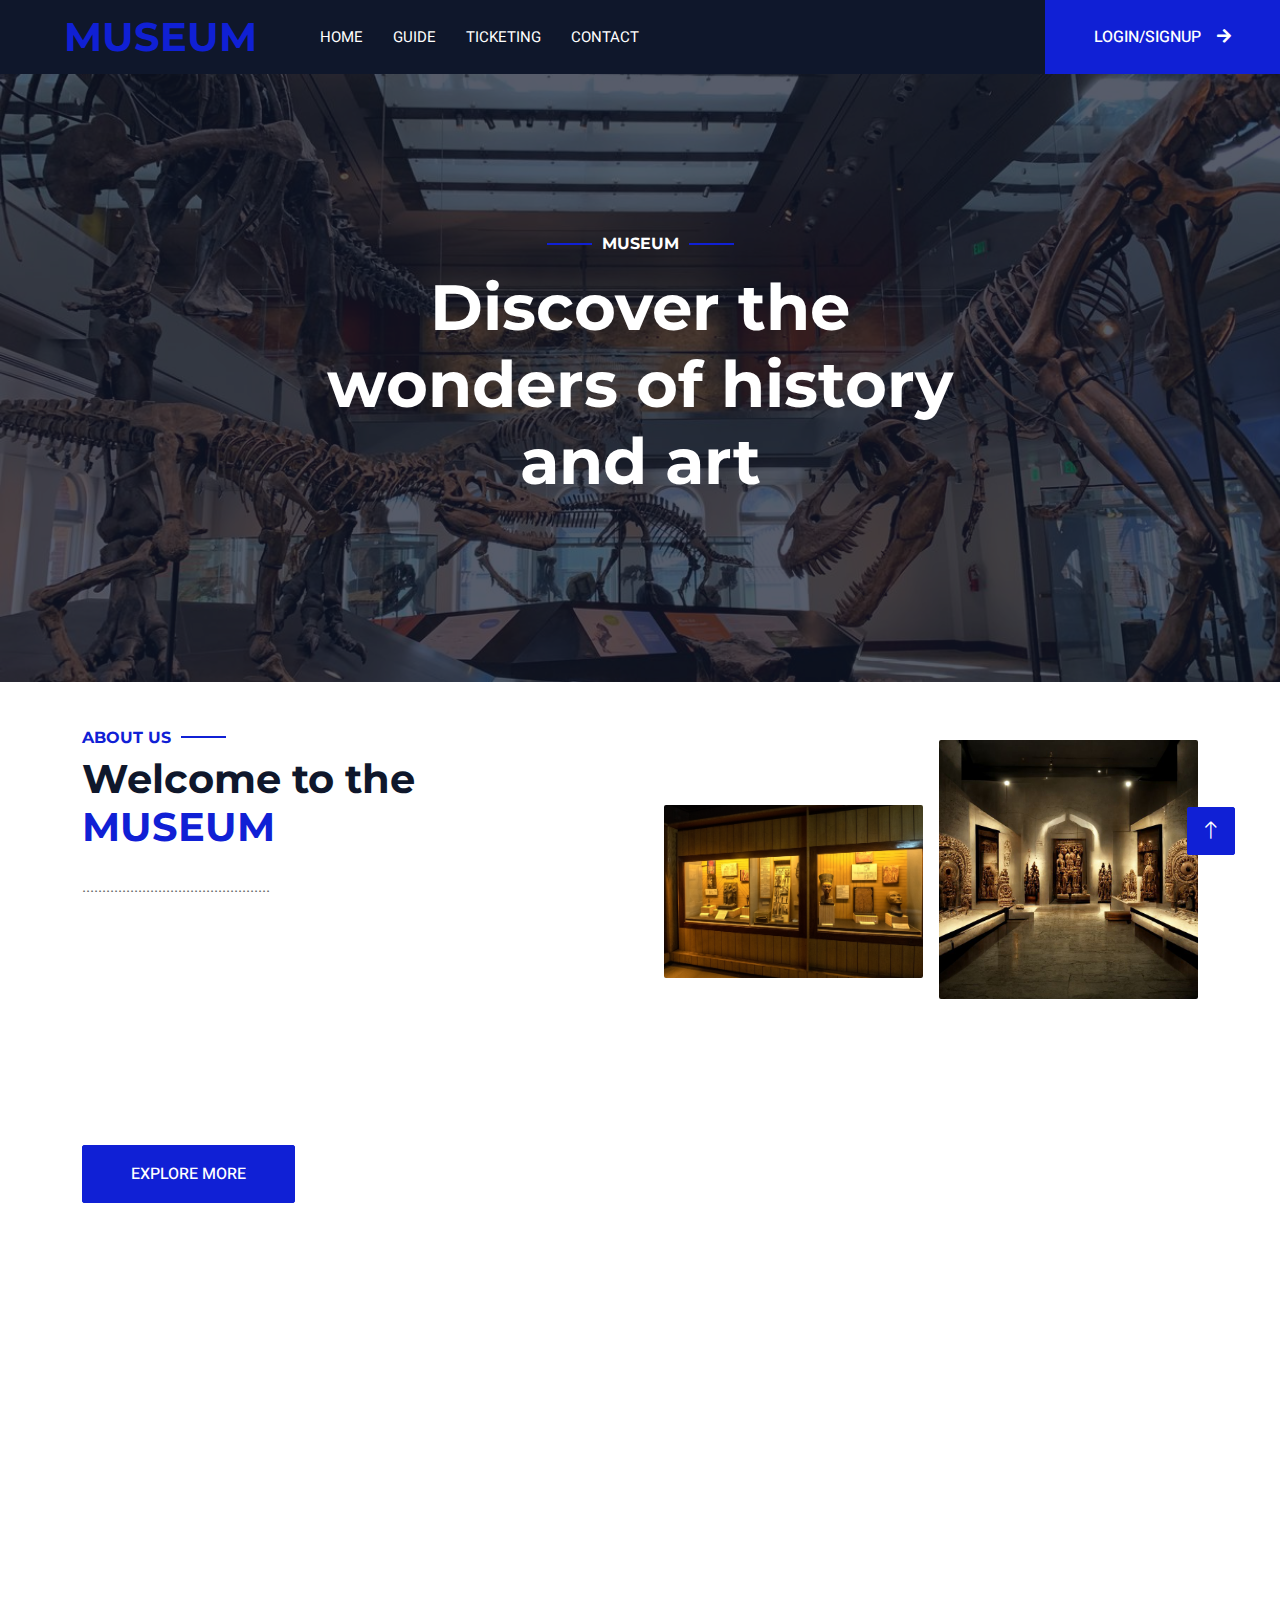
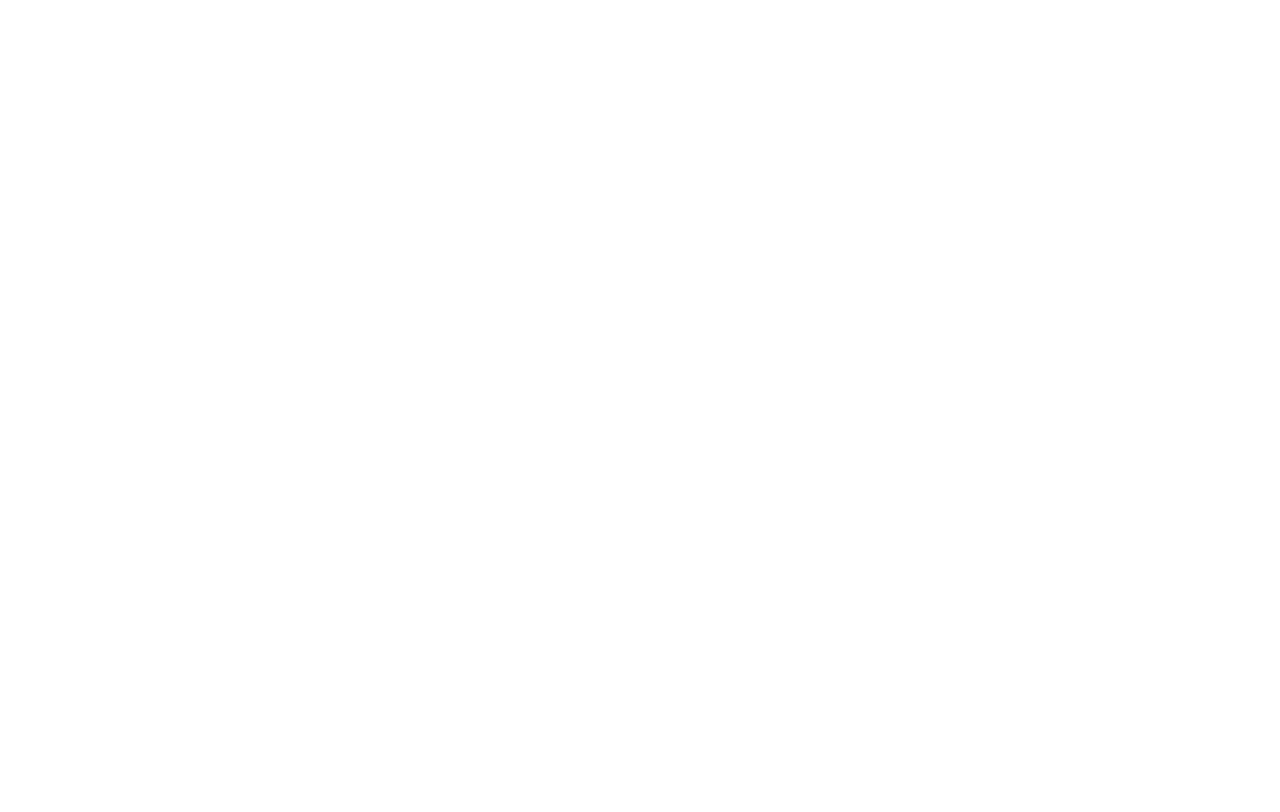
<file: New/index.html>
<!DOCTYPE html>
<html lang="en">

<head>
    <meta charset="utf-8">
    <title>Museum</title>
    <meta content="width=device-width, initial-scale=1.0" name="viewport">
    <meta content="" name="keywords">
    <meta content="" name="description">

    <!-- Favicon -->
    <link href="img/favicon.ico" rel="icon">

    <!-- Google Web Fonts -->
    <link rel="preconnect" href="https://fonts.googleapis.com">
    <link rel="preconnect" href="https://fonts.gstatic.com" crossorigin>
    <link href="https://fonts.googleapis.com/css2?family=Heebo:wght@400;500;600;700&family=Montserrat:wght@400;500;600;700&display=swap" rel="stylesheet">

    <!-- Icon Font Stylesheet -->
    <link href="https://cdnjs.cloudflare.com/ajax/libs/font-awesome/5.10.0/css/all.min.css" rel="stylesheet">
    <link href="https://cdn.jsdelivr.net/npm/bootstrap-icons@1.4.1/font/bootstrap-icons.css" rel="stylesheet">

    <!-- Libraries Stylesheet -->
    <link href="lib/animate/animate.min.css" rel="stylesheet">
    <link href="lib/owlcarousel/assets/owl.carousel.min.css" rel="stylesheet">
    <link href="lib/tempusdominus/css/tempusdominus-bootstrap-4.min.css" rel="stylesheet" />

    <!-- Customized Bootstrap Stylesheet -->
    <link href="css/bootstrap.min.css" rel="stylesheet">

    <!-- Template Stylesheet -->
    <link href="css/style.css" rel="stylesheet">
</head>

<body>
    <div class="container-xxl bg-white p-0">
        <!-- Spinner Start -->
        <div id="spinner" class="show bg-white position-fixed translate-middle w-100 vh-100 top-50 start-50 d-flex align-items-center justify-content-center">
            <div class="spinner-border text-primary" style="width: 3rem; height: 3rem;" role="status">
                <span class="sr-only">Loading...</span>
            </div>
        </div>
        <!-- Spinner End -->

        <!-- Header Start -->
        <div class="container-fluid bg-dark px-0">
            <div class="row gx-0">
                <div class="col-lg-3 bg-dark d-none d-lg-block">
                    <a href="index.html" class="navbar-brand w-100 h-100 m-0 p-0 d-flex align-items-center justify-content-center">
                        <h1 class="m-0 text-primary text-uppercase">Museum</h1>
                    </a>
                </div>
                <div class="col-lg-9">
                    <nav class="navbar navbar-expand-lg bg-dark navbar-dark p-3 p-lg-0">
                        <a href="index.html" class="navbar-brand d-block d-lg-none">
                            <h1 class="m-0 text-primary text-uppercase">Museum</h1>
                        </a>
                        <button type="button" class="navbar-toggler" data-bs-toggle="collapse" data-bs-target="#navbarCollapse">
                            <span class="navbar-toggler-icon"></span>
                        </button>
                        <div class="collapse navbar-collapse justify-content-between" id="navbarCollapse">
                            <div class="navbar-nav mr-auto py-0">
                                <a href="index.html" class="nav-item nav-link">Home</a>
                                <a href="guide.html" class="nav-item nav-link">Guide</a>
                                <a href="in.html" class="nav-item nav-link">Ticketing</a>
                                <a href="index.html" class="nav-item nav-link">Contact</a>
                            </div>
                            <a href="Login-Signup\login.html" class="btn btn-primary rounded-0 py-4 px-md-5 d-none d-lg-block">Login/SignUp<i class="fa fa-arrow-right ms-3"></i></a>
                        </div>
                    </nav>
                </div>
            </div>
        </div>
        <!-- Header End -->


        <!-- Carousel Start -->
        <div class="container-fluid p-0 mb-5">
            <div id="header-carousel" class="carousel slide" data-bs-ride="carousel">
                <div class="carousel-inner">
                    <div class="carousel-item active">
                        <img class="w-100" src="img/carousel-1.jpg" alt="Image">
                        <div class="carousel-caption d-flex flex-column align-items-center justify-content-center">
                            <div class="p-3" style="max-width: 700px;">
                                <h6 class="section-title text-white text-uppercase mb-3 animated slideInDown">Museum</h6>
                                <h1 class="display-3 text-white mb-4 animated slideInDown">Discover the wonders of history and art</h1>
                            </div>
                        </div>
                    </div>
                </div>
            </div>
        </div>
        <!-- Carousel End -->


        <!-- Booking Start -->
        <div class="container-fluid booking pb-5 wow fadeIn" data-wow-delay="0.1s">
        </div>
        <!-- Booking End -->


        <!-- About Start -->
        <div class="container-xxl py-5">
            <div class="container">
                <div class="row g-5 align-items-center">
                    <div class="col-lg-6">
                        <h6 class="section-title text-start text-primary text-uppercase">About Us</h6>
                        <h1 class="mb-4">Welcome to the <span class="text-primary text-uppercase">Museum</span></h1>
                        <p class="mb-4">...............................................</p>
                        <div class="row g-3 pb-4">
                            <div class="col-sm-4 wow fadeIn" data-wow-delay="0.1s">
                                <div class="border rounded p-1">
                                    <div class="border rounded text-center p-4">
                                        <i class="fa fa-solid fa-crown fa-2x text-primary mb-2"></i>
                                        <h2 class="mb-1" data-toggle="counter-up">213</h2>
                                        <p class="mb-0">Historical Artifacts</p>
                                    </div>
                                </div>
                            </div>
                            <div class="col-sm-4 wow fadeIn" data-wow-delay="0.3s">
                                <div class="border rounded p-1">
                                    <div class="border rounded text-center p-4">
                                        <i class="fa fa-solid fa-palette fa-2x text-primary mb-2"></i>
                                        <h2 class="mb-1" data-toggle="counter-up">78</h2>
                                        <p class="mb-0">Paintings and Artworks</p>
                                    </div>
                                </div>
                            </div>
                            <div class="col-sm-4 wow fadeIn" data-wow-delay="0.5s">
                                <div class="border rounded p-1">
                                    <div class="border rounded text-center p-4">
                                        <i class="fa fa-solid fa-atom fa-2x text-primary mb-2"></i>
                                        <h2 class="mb-1" data-toggle="counter-up">123</h2>
                                        <p class="mb-0">Scientific Exhibits</p>
                                    </div>
                                </div>
                            </div>
                        </div>
                        <a class="btn btn-primary py-3 px-5 mt-2" href="">Explore More</a>
                    </div>
                    <div class="col-lg-6">
                        <div class="row g-3">
                            <div class="col-6 text-end">
                                <img class="img-fluid rounded w-55 h-55 wow zoomIn" data-wow-delay="0.1s" src="img\image1.jpg"  style="margin-top: 25%;" alt="image 1">
                            </div>
                            <div class="col-6 text-start">
                                <img class="img-fluid rounded w-70 h-70 wow zoomIn" data-wow-delay="0.3s" src="img\image2.jpg" alt="image 2">
                            </div>
                            <div class="col-6 text-end">
                                <img class="img-fluid rounded w-45 h-65 wow zoomIn" data-wow-delay="0.5s" src="img\image3.jpg" alt="image 3">
                            </div>
                            <div class="col-6 text-start">
                                <img class="img-fluid rounded w-80 h-80 wow zoomIn" data-wow-delay="0.7s" src="img\image4.jpg" alt="image 4">
                            </div>
                        </div>
                    </div>
                </div>
            </div>
        </div>
        <!-- About End -->

        <!-- Service Start -->
        <div class="container-xxl py-5">
            <div class="container">
                <div class="text-center wow fadeInUp" data-wow-delay="0.1s">
                    <h6 class="section-title text-center text-primary text-uppercase">X</h6>
                    <h1 class="mb-5">Explore Our <span class="text-primary text-uppercase">Museum</span></h1>
                </div>
                <div class="row g-4">
                    <div class="col-lg-4 col-md-6 wow fadeInUp" data-wow-delay="0.1s">
                        <a class="service-item rounded" href="">
                            <div class="service-icon bg-transparent border rounded p-1">
                                <div class="w-100 h-100 border rounded d-flex align-items-center justify-content-center">
                                    <i class="fa fa-hotel fa-2x text-primary"></i>
                                </div>
                            </div>
                            <h5 class="mb-3">XXXXXX</h5>
                            <p class="text-body mb-0">xxxxxx</p>
                        </a>
                    </div>
                    <div class="col-lg-4 col-md-6 wow fadeInUp" data-wow-delay="0.2s">
                        <a class="service-item rounded" href="">
                            <div class="service-icon bg-transparent border rounded p-1">
                                <div class="w-100 h-100 border rounded d-flex align-items-center justify-content-center">
                                    <i class="fa fa-place-of-worship fa-2x text-primary"></i>
                                </div>
                            </div>
                            <h5 class="mb-3">XXXXXX</h5>
                            <p class="text-body mb-0">xxxxx</p>
                        </a>
                    </div>
                    <div class="col-lg-4 col-md-6 wow fadeInUp" data-wow-delay="0.3s">
                        <a class="service-item rounded" href="">
                            <div class="service-icon bg-transparent border rounded p-1">
                                <div class="w-100 h-100 border rounded d-flex align-items-center justify-content-center">
                                    <i class="fa fa-glass-cheers fa-2x text-primary"></i>
                                </div>
                            </div>
                            <h5 class="mb-3">XXXXXX</h5>
                            <p class="text-body mb-0">xxxx.</p>
                        </a>
                    </div>
                </div>
            </div>
        </div>
        <!-- Service End -->

        <!-- Newsletter Start -->
        <div class="container newsletter mt-5 wow fadeIn" data-wow-delay="0.1s">
            <div class="row justify-content-center">
                <div class="col-lg-10 border rounded p-1">
                    <div class="border rounded text-center p-1">
                        <div class="bg-white rounded text-center p-5">
                            <h1 class="mb-4">RE-LIVE THE <span class="text-primary text-uppercase">Past</span></h1>
                            <div class="position-relative mx-auto" style="max-width: 400px;">
                            </div>
                        </div>
                    </div>
                </div>
            </div>
        </div>
        <!-- Newsletter Start -->

        <!-- Footer Start -->
        <div class="container-fluid bg-dark text-light footer wow fadeIn" data-wow-delay="0.1s">
            <div class="container pb-5">
                <div class="row g-5">
                    <div class="col-md-6 col-lg-4">
                        <div class="bg-primary rounded p-4">
                            <a href="index.html"><h1 class="text-white text-uppercase mb-3">Museum</h1></a>
                            <p class="text-white mb-0">
							</p>
                        </div>
                    </div>
                    <div class="col-md-6 col-lg-3">
                        <h6 class="section-title text-start text-primary text-uppercase mb-4">Contact</h6>
                        <p class="mb-2"><i class="fa fa-map-marker-alt me-3"></i>Gitam University, Bangalore</p>
                        <p class="mb-2"><i class="fa fa-phone-alt me-3"></i>+91 94491 61731</p>
                        <p class="mb-2"><i class="fa fa-envelope me-3"></i>example@Museum.com</p>
                        <div class="d-flex pt-2">
                            <a class="btn btn-outline-light btn-social" href=""><i class="fab fa-twitter"></i></a>
                            <a class="btn btn-outline-light btn-social" href=""><i class="fab fa-facebook-f"></i></a>
                            <a class="btn btn-outline-light btn-social" href=""><i class="fab fa-youtube"></i></a>
                            <a class="btn btn-outline-light btn-social" href=""><i class="fab fa-linkedin-in"></i></a>
                        </div>
                    </div>
                    <div class="col-lg-5 col-md-12">
                        <div class="row gy-5 g-4">
                            <div class="col-md-6">
                                <h6 class="section-title text-start text-primary text-uppercase mb-4">Museum</h6>
                                <a class="btn btn-link" href="">About Us</a>
                                <a class="btn btn-link" href="">Contact Us</a>
                                <a class="btn btn-link" href="">Privacy Policy</a>
                                <a class="btn btn-link" href="">Terms & Condition</a>
                                <a class="btn btn-link" href="">Support</a>
                            </div>
                            <div class="col-md-6">
                                <h6 class="section-title text-start text-primary text-uppercase mb-4">Services</h6>
                                <a class="btn btn-link" href=""></a>
                                <a class="btn btn-link" href=""></a>
                                <a class="btn btn-link" href=""></a>
                                <a class="btn btn-link" href=""></a>
                                <a class="btn btn-link" href=""></a>
                            </div>
                        </div>
                    </div>
                </div>
            </div>
            <div class="container">
                <div class="copyright">
                    <div class="row">
                        <div class="col-md-6 text-center text-md-start mb-3 mb-md-0">
                            &copy; <a class="border-bottom" href="#">Museum</a>, All Right Reserved. 
							Designed By <a>Techno Hive</a>
                        </div>
                        <div class="col-md-6 text-center text-md-end">
                            <div class="footer-menu">
                                <a href="">Home</a>
                                <a href="">Cookies</a>
                                <a href="">Help</a>
                                <a href="">FQAs</a>
                            </div>
                        </div>
                    </div>
                </div>
            </div>
        </div>

        <!-- Back to Top -->
        <a href="#" class="btn btn-lg btn-primary btn-lg-square back-to-top"><i class="bi bi-arrow-up"></i></a>
    </div>

    <!-- JavaScript Libraries -->
    <script src="https://code.jquery.com/jquery-3.4.1.min.js"></script>
    <script src="https://cdn.jsdelivr.net/npm/bootstrap@5.0.0/dist/js/bootstrap.bundle.min.js"></script>
    <script src="lib/wow/wow.min.js"></script>
    <script src="lib/easing/easing.min.js"></script>
    <script src="lib/waypoints/waypoints.min.js"></script>
    <script src="lib/counterup/counterup.min.js"></script>
    <script src="lib/owlcarousel/owl.carousel.min.js"></script>
    <script src="lib/tempusdominus/js/moment.min.js"></script>
    <script src="lib/tempusdominus/js/moment-timezone.min.js"></script>
    <script src="lib/tempusdominus/js/tempusdominus-bootstrap-4.min.js"></script>

    <!-- Template Javascript -->
    <script src="js/main.js"></script>
</body>
</html>
</file>
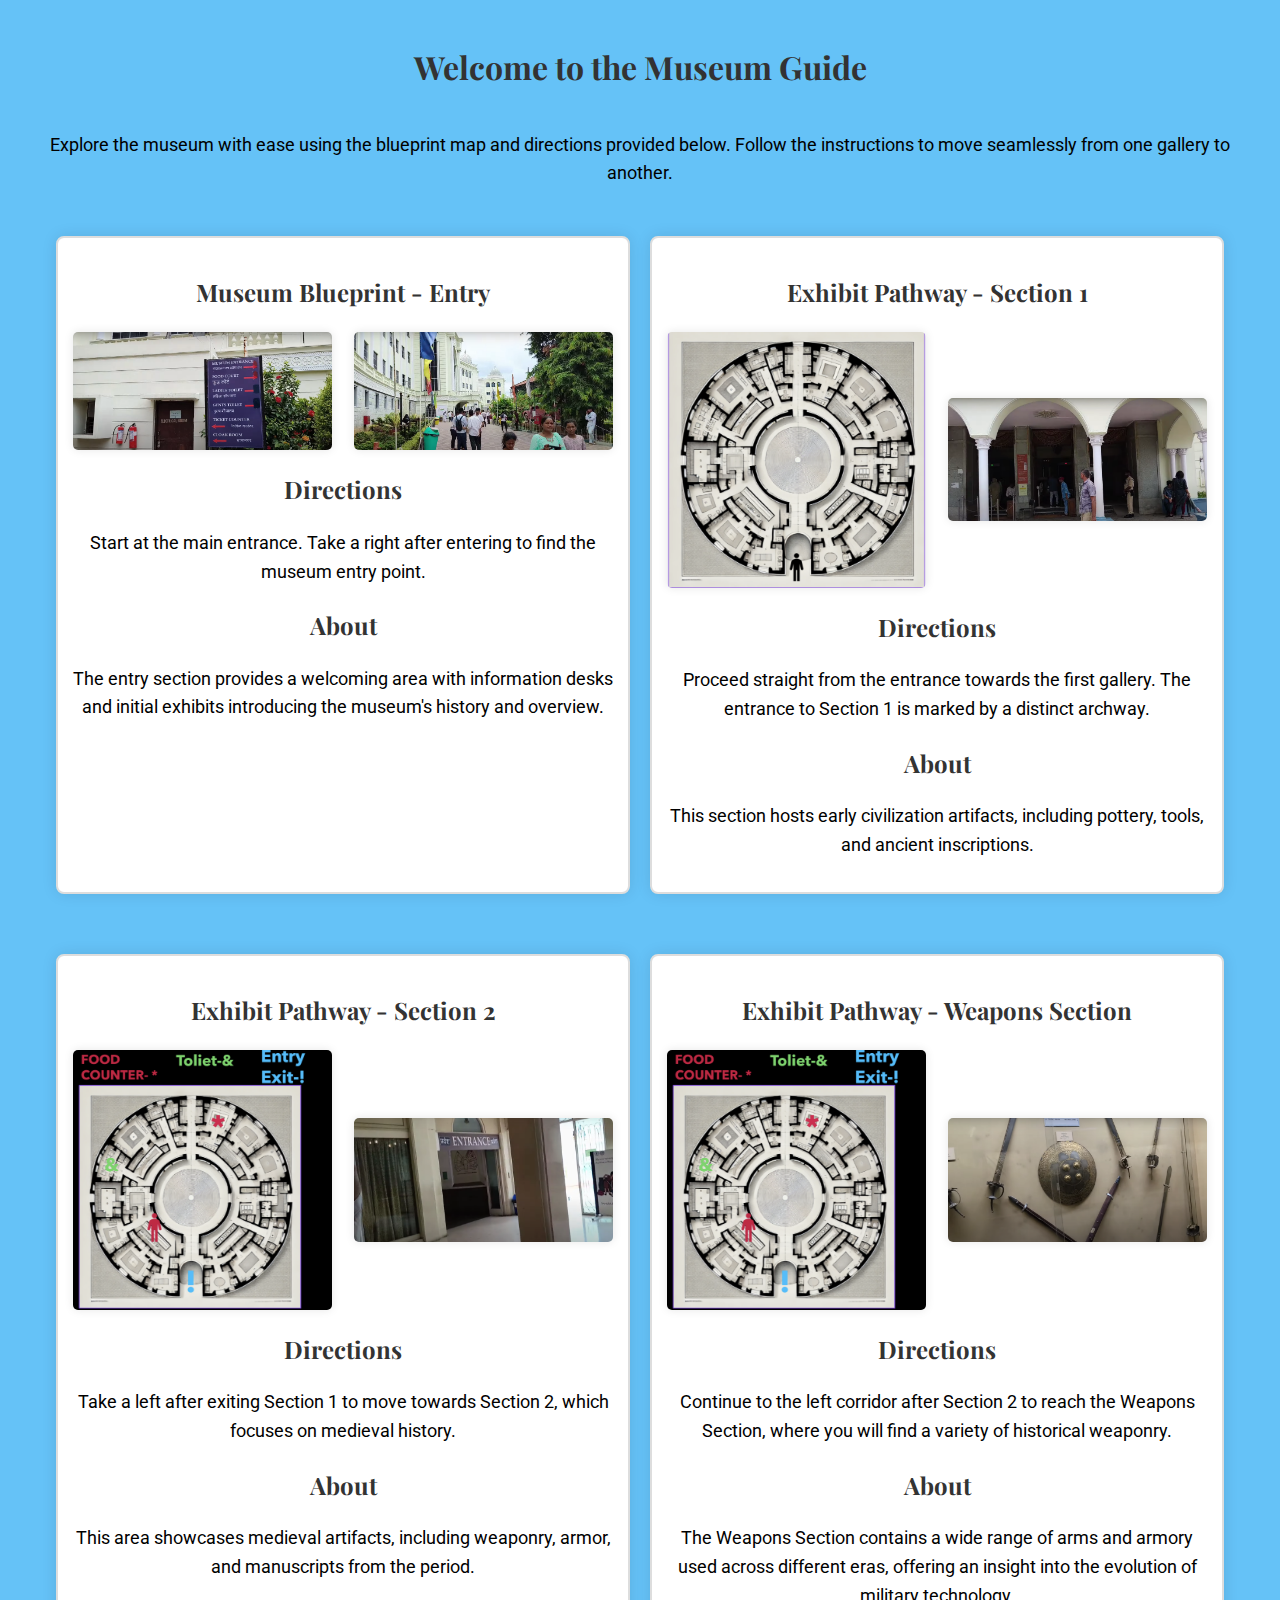
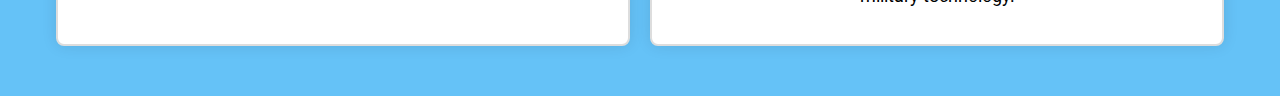
<file: guide.html>
<!DOCTYPE html>
<html lang="en">
<head>
    <meta charset="UTF-8">
    <meta name="viewport" content="width=device-width, initial-scale=1.0">
    <title>Museum Guide</title>

    <!-- Link to Google Fonts -->
    <link href="https://fonts.googleapis.com/css2?family=Roboto:wght@300;400;500&family=Playfair+Display:wght@400;700&display=swap" rel="stylesheet">

    <style>
        body {
            font-family: 'Roboto', sans-serif; /* Apply 'Roboto' font to the body */
            line-height: 1.6;
            margin: 0;
            padding: 20px;
            background-color: rgba(84, 187, 246, 0.9); /* Background color set to blue */
            display: flex;
            justify-content: center;
            align-items: center;
            flex-direction: column;
        }
        .container {
            display: flex;
            flex-wrap: wrap;
            justify-content: center;
            margin: 20px auto;
            max-width: 1200px;
        }
        .image-box {
            width: 45%;
            background-color: #fff;
            padding: 15px;
            border: 2px solid #ddd;
            margin: 10px;
            box-shadow: 0 0 15px rgba(0, 0, 0, 0.1);
            border-radius: 8px;
            transition: transform 0.3s;
        }
        .image-box:hover {
            transform: scale(1.02);
        }
        .images-wrapper {
            display: flex;
            justify-content: space-between;
            align-items: center;
            margin-bottom: 10px;
        }
        .images-wrapper img {
            width: 48%;
            height: auto;
            border-radius: 5px;
            box-shadow: 0 0 10px rgba(0, 0, 0, 0.1);
        }
        h1, h2 {
            font-family: 'Playfair Display', serif; /* Apply 'Playfair Display' font to headings */
            color: #333;
            text-align: center;
        }
        h1 {
            font-size: 32px;
            margin-bottom: 20px;
        }
        h2 {
            font-size: 24px;
            margin-top: 20px;
        }
        p {
            font-size: 18px;
            text-align: center;
        }
    </style>
</head>
<body>
    <h1>Welcome to the Museum Guide</h1>
    <p>Explore the museum with ease using the blueprint map and directions provided below. Follow the instructions to move seamlessly from one gallery to another.</p>

    <div class="container">
        <!-- Blueprint Image Section 1 -->
        <div class="image-box">
            <h2>Museum Blueprint - Entry</h2>
            <div class="images-wrapper">
                <img src="images/First.png" alt="Museum Entrance">
                <img src="images/first-1.png" alt="Entry Details">
            </div>
            <h2>Directions</h2>
            <p>Start at the main entrance. Take a right after entering to find the museum entry point.</p>
            <h2>About</h2>
            <p>The entry section provides a welcoming area with information desks and initial exhibits introducing the museum's history and overview.</p>
        </div>

        <!-- Blueprint Image Section 2 -->
        <div class="image-box">
            <h2>Exhibit Pathway - Section 1</h2>
            <div class="images-wrapper">
                <img src="images/b-2.png" alt="Section 1 Pathway">
                <img src="images/entry.png" alt="Entry to Section 1">
            </div>
            <h2>Directions</h2>
            <p>Proceed straight from the entrance towards the first gallery. The entrance to Section 1 is marked by a distinct archway.</p>
            <h2>About</h2>
            <p>This section hosts early civilization artifacts, including pottery, tools, and ancient inscriptions.</p>
        </div>
    </div>

    <div class="container">
        <!-- Blueprint Image Section 3 -->
        <div class="image-box">
            <h2>Exhibit Pathway - Section 2</h2>
            <div class="images-wrapper">
                <img src="images/Screenshot 2024-09-10 220837.png" alt="Section 2 Pathway">
                <img src="images/left.png" alt="Left Turn to Section 2">
            </div>
            <h2>Directions</h2>
            <p>Take a left after exiting Section 1 to move towards Section 2, which focuses on medieval history.</p>
            <h2>About</h2>
            <p>This area showcases medieval artifacts, including weaponry, armor, and manuscripts from the period.</p>
        </div>

        <!-- Blueprint Image Section 4 -->
        <div class="image-box">
            <h2>Exhibit Pathway - Weapons Section</h2>
            <div class="images-wrapper">
                <img src="images/Screenshot 2024-09-10 220837.png" alt="Weapons Section Pathway">
                <img src="images/we.png" alt="Weapons Exhibit Entry">
            </div>
            <h2>Directions</h2>
            <p>Continue to the left corridor after Section 2 to reach the Weapons Section, where you will find a variety of historical weaponry.</p>
            <h2>About</h2>
            <p>The Weapons Section contains a wide range of arms and armory used across different eras, offering an insight into the evolution of military technology.</p>
        </div>
    </div>
</body>
</html>
</file>
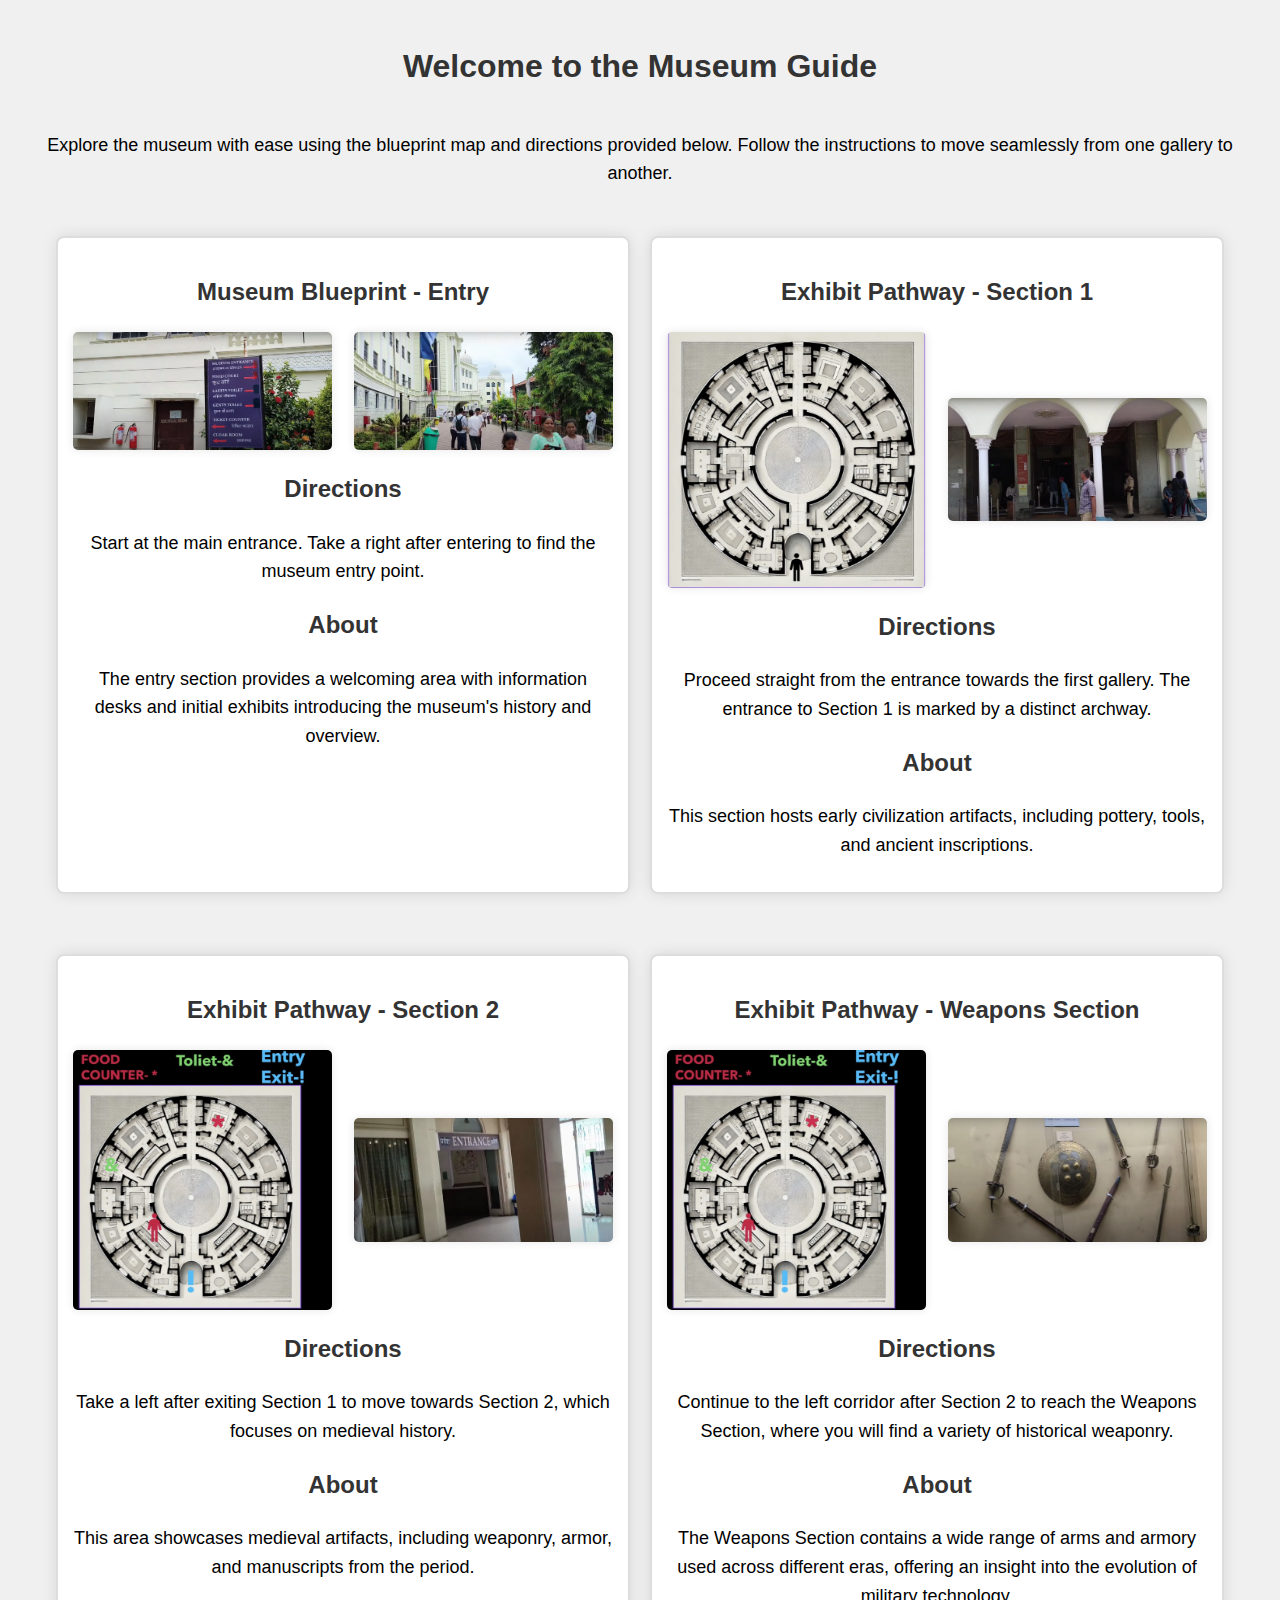
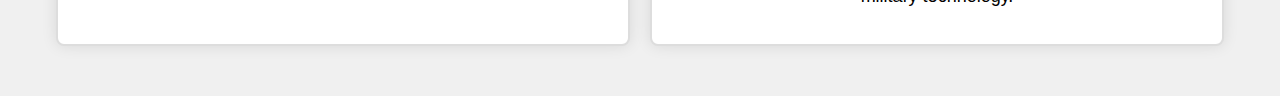
<file: New/Guide/guide.html>
<!DOCTYPE html>
<html lang="en">
<head>
    <meta charset="UTF-8">
    <meta name="viewport" content="width=device-width, initial-scale=1.0">
    <title>Museum Guide</title>
    <style>
        body {
            font-family: 'Arial', sans-serif;
            line-height: 1.6;
            margin: 0;
            padding: 20px;
            background-color: #f0f0f0;
            display: flex;
            justify-content: center;
            align-items: center;
            flex-direction: column;
        }
        .container {
            display: flex;
            flex-wrap: wrap;
            justify-content: center;
            margin: 20px auto;
            max-width: 1200px; /* Adjust the max width */
        }
        .image-box {
            width: 45%; /* Set width to make boxes narrower */
            background-color: #fff;
            padding: 15px;
            border: 2px solid #ddd;
            margin: 10px;
            box-shadow: 0 0 15px rgba(0, 0, 0, 0.1);
            border-radius: 8px;
            transition: transform 0.3s;
        }
        .image-box:hover {
            transform: scale(1.02); /* Adds a hover effect for better engagement */
        }
        .images-wrapper {
            display: flex;
            justify-content: space-between;
            align-items: center;
            margin-bottom: 10px;
        }
        .images-wrapper img {
            width: 48%;
            height: auto;
            border-radius: 5px;
            box-shadow: 0 0 10px rgba(0, 0, 0, 0.1);
        }
        h1, h2 {
            color: #333;
            text-align: center;
        }
        h1 {
            font-size: 32px; /* Increased font size for the main heading */
            margin-bottom: 20px;
        }
        h2 {
            font-size: 24px; /* Increased font size for subheadings */
            margin-top: 20px;
        }
        p {
            font-size: 18px;
            text-align: center;
        }
    </style>
</head>
<body>
    <h1>Welcome to the Museum Guide</h1>
    <p>Explore the museum with ease using the blueprint map and directions provided below. Follow the instructions to move seamlessly from one gallery to another.</p>

    <div class="container">
        <!-- Blueprint Image Section 1 -->
        <div class="image-box">
            <h2>Museum Blueprint - Entry</h2>
            <div class="images-wrapper">
                <img src="image\a_1.jpg" alt="Museum Entrance">
                <img src="image\a_2.jpg" alt="Entry Details">
            </div>
            <h2>Directions</h2>
            <p>Start at the main entrance. Take a right after entering to find the museum entry point.</p>
            <h2>About</h2>
            <p>The entry section provides a welcoming area with information desks and initial exhibits introducing the museum's history and overview.</p>
        </div>

        <!-- Blueprint Image Section 2 -->
        <div class="image-box">
            <h2>Exhibit Pathway - Section 1</h2>
            <div class="images-wrapper">
                <img src="image\b_1.jpg" alt="Section 1 Pathway">
                <img src="image\b_2.jpg" alt="Entry to Section 1">
            </div>
            <h2>Directions</h2>
            <p>Proceed straight from the entrance towards the first gallery. The entrance to Section 1 is marked by a distinct archway.</p>
            <h2>About</h2>
            <p>This section hosts early civilization artifacts, including pottery, tools, and ancient inscriptions.</p>
        </div>
    </div>

    <div class="container">
        <!-- Blueprint Image Section 3 -->
        <div class="image-box">
            <h2>Exhibit Pathway - Section 2</h2>
            <div class="images-wrapper">
                <img src="image\c_1.jpg" alt="Section 2 Pathway">
                <img src="image\c_2.jpg" alt="Left Turn to Section 2">
            </div>
            <h2>Directions</h2>
            <p>Take a left after exiting Section 1 to move towards Section 2, which focuses on medieval history.</p>
            <h2>About</h2>
            <p>This area showcases medieval artifacts, including weaponry, armor, and manuscripts from the period.</p>
        </div>

        <!-- Blueprint Image Section 4 -->
        <div class="image-box">
            <h2>Exhibit Pathway - Weapons Section</h2>
            <div class="images-wrapper">
                <img src="image\c_1.jpg" alt="Weapons Section Pathway">
                <img src="image\d_2.jpg" alt="Weapons Exhibit Entry">
            </div>
            <h2>Directions</h2>
            <p>Continue to the left corridor after Section 2 to reach the Weapons Section, where you will find a variety of historical weaponry.</p>
            <h2>About</h2>
            <p>The Weapons Section contains a wide range of arms and armory used across different eras, offering an insight into the evolution of military technology.</p>
        </div>
    </div>
</body>
</html>
</file>
<file: New/css/style.css>
/********** Template CSS **********/
:root {
    --primary: #1020d5;
    --light: #F1F8FF;
    --dark: #0F172B;
}

.fw-medium {
    font-weight: 500 !important;
}

.fw-semi-bold {
    font-weight: 600 !important;
}

.back-to-top {
    position: fixed;
    display: none;
    right: 45px;
    bottom: 45px;
    z-index: 99;
}


/*** Spinner ***/
#spinner {
    opacity: 0;
    visibility: hidden;
    transition: opacity .5s ease-out, visibility 0s linear .5s;
    z-index: 99999;
}

#spinner.show {
    transition: opacity .5s ease-out, visibility 0s linear 0s;
    visibility: visible;
    opacity: 1;
}


/*** Button ***/
.btn {
    font-weight: 500;
    text-transform: uppercase;
    transition: .5s;
}

.btn.btn-primary,
.btn.btn-secondary {
    color: #FFFFFF;
}

.btn-square {
    width: 38px;
    height: 38px;
}

.btn-sm-square {
    width: 32px;
    height: 32px;
}

.btn-lg-square {
    width: 48px;
    height: 48px;
}

.btn-square,
.btn-sm-square,
.btn-lg-square {
    padding: 0;
    display: flex;
    align-items: center;
    justify-content: center;
    font-weight: normal;
    border-radius: 2px;
}

/*** Navbar ***/
.navbar-dark .navbar-nav .nav-link {
    margin-right: 30px;
    padding: 25px 0;
    color: #FFFFFF;
    font-size: 15px;
    text-transform: uppercase;
    outline: none;
}

.navbar-dark .navbar-nav .nav-link:hover,
.navbar-dark .navbar-nav .nav-link.active {
    color: var(--primary);
}

@media (max-width: 991.98px) {
    .navbar-dark .navbar-nav .nav-link  {
        margin-right: 0;
        padding: 10px 0;
    }
}


/*** Header ***/
.carousel-caption {
    top: 0;
    left: 0;
    right: 0;
    bottom: 0;
    background: rgba(15, 23, 43, .7);
    z-index: 1;
}

.carousel-control-prev,
.carousel-control-next {
    width: 10%;
}

.carousel-control-prev-icon,
.carousel-control-next-icon {
    width: 3rem;
    height: 3rem;
}

@media (max-width: 768px) {
    #header-carousel .carousel-item {
        position: relative;
        min-height: 450px;
    }
    
    #header-carousel .carousel-item img {
        position: absolute;
        width: 100%;
        height: 100%;
        object-fit: cover;
    }
}

.page-header {
    background-position: center center;
    background-repeat: no-repeat;
    background-size: cover;
}

.page-header-inner {
    background: rgba(15, 23, 43, .7);
}

.breadcrumb-item + .breadcrumb-item::before {
    color: var(--light);
}

.booking {
    position: relative;
    margin-top: -100px !important;
    z-index: 1;
}


/*** Section Title ***/
.section-title {
    position: relative;
    display: inline-block;
}

.section-title::before {
    position: absolute;
    content: "";
    width: 45px;
    height: 2px;
    top: 50%;
    left: -55px;
    margin-top: -1px;
    background: var(--primary);
}

.section-title::after {
    position: absolute;
    content: "";
    width: 45px;
    height: 2px;
    top: 50%;
    right: -55px;
    margin-top: -1px;
    background: var(--primary);
}

.section-title.text-start::before,
.section-title.text-end::after {
    display: none;
}


/*** Service ***/
.service-item {
    height: 320px;
    padding: 30px;
    display: flex;
    flex-direction: column;
    justify-content: center;
    text-align: center;
    background: #FFFFFF;
    box-shadow: 0 0 45px rgba(0, 0, 0, .08);
    transition: .5s;
}

.service-item:hover {
    background: var(--primary);
}

.service-item .service-icon {
    margin: 0 auto 30px auto;
    width: 65px;
    height: 65px;
    transition: .5s;
}

.service-item i,
.service-item h5,
.service-item p {
    transition: .5s;
}

.service-item:hover i,
.service-item:hover h5,
.service-item:hover p {
    color: #FFFFFF !important;
}

/*** Footer ***/
.newsletter {
    position: relative;
    z-index: 1;
}

.footer {
    position: relative;
    margin-top: -110px;
    padding-top: 180px;
}

.footer .btn.btn-social {
    margin-right: 5px;
    width: 35px;
    height: 35px;
    display: flex;
    align-items: center;
    justify-content: center;
    color: var(--light);
    border: 1px solid #FFFFFF;
    border-radius: 35px;
    transition: .3s;
}

.footer .btn.btn-social:hover {
    color: var(--primary);
}

.footer .btn.btn-link {
    display: block;
    margin-bottom: 5px;
    padding: 0;
    text-align: left;
    color: #FFFFFF;
    font-size: 15px;
    font-weight: normal;
    text-transform: capitalize;
    transition: .3s;
}

.footer .btn.btn-link::before {
    position: relative;
    content: "\f105";
    font-family: "Font Awesome 5 Free";
    font-weight: 900;
    margin-right: 10px;
}

.footer .btn.btn-link:hover {
    letter-spacing: 1px;
    box-shadow: none;
}

.footer .copyright {
    padding: 25px 0;
    font-size: 15px;
    border-top: 1px solid rgba(256, 256, 256, .1);
}

.footer .copyright a {
    color: var(--light);
}

.footer .footer-menu a {
    margin-right: 15px;
    padding-right: 15px;
    border-right: 1px solid rgba(255, 255, 255, .3);
}

.footer .footer-menu a:last-child {
    margin-right: 0;
    padding-right: 0;
    border-right: none;
}
</file>
